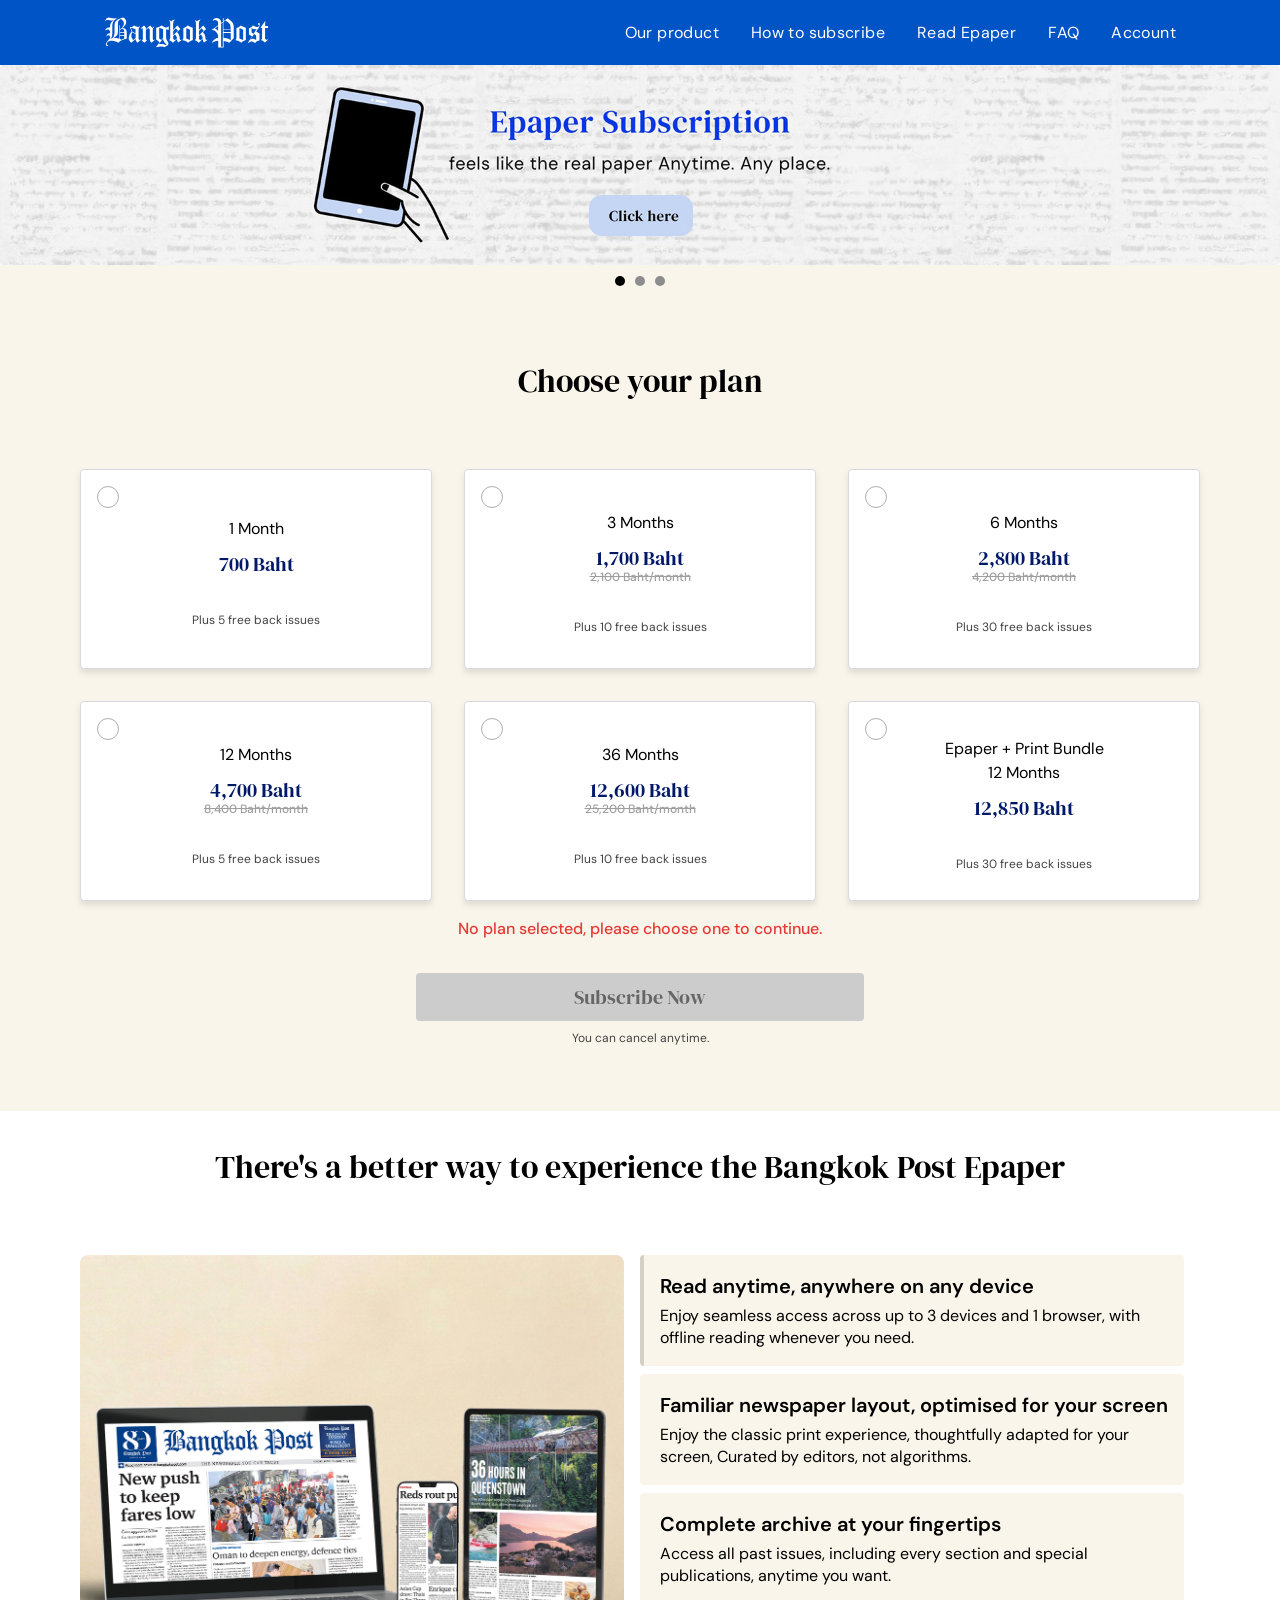
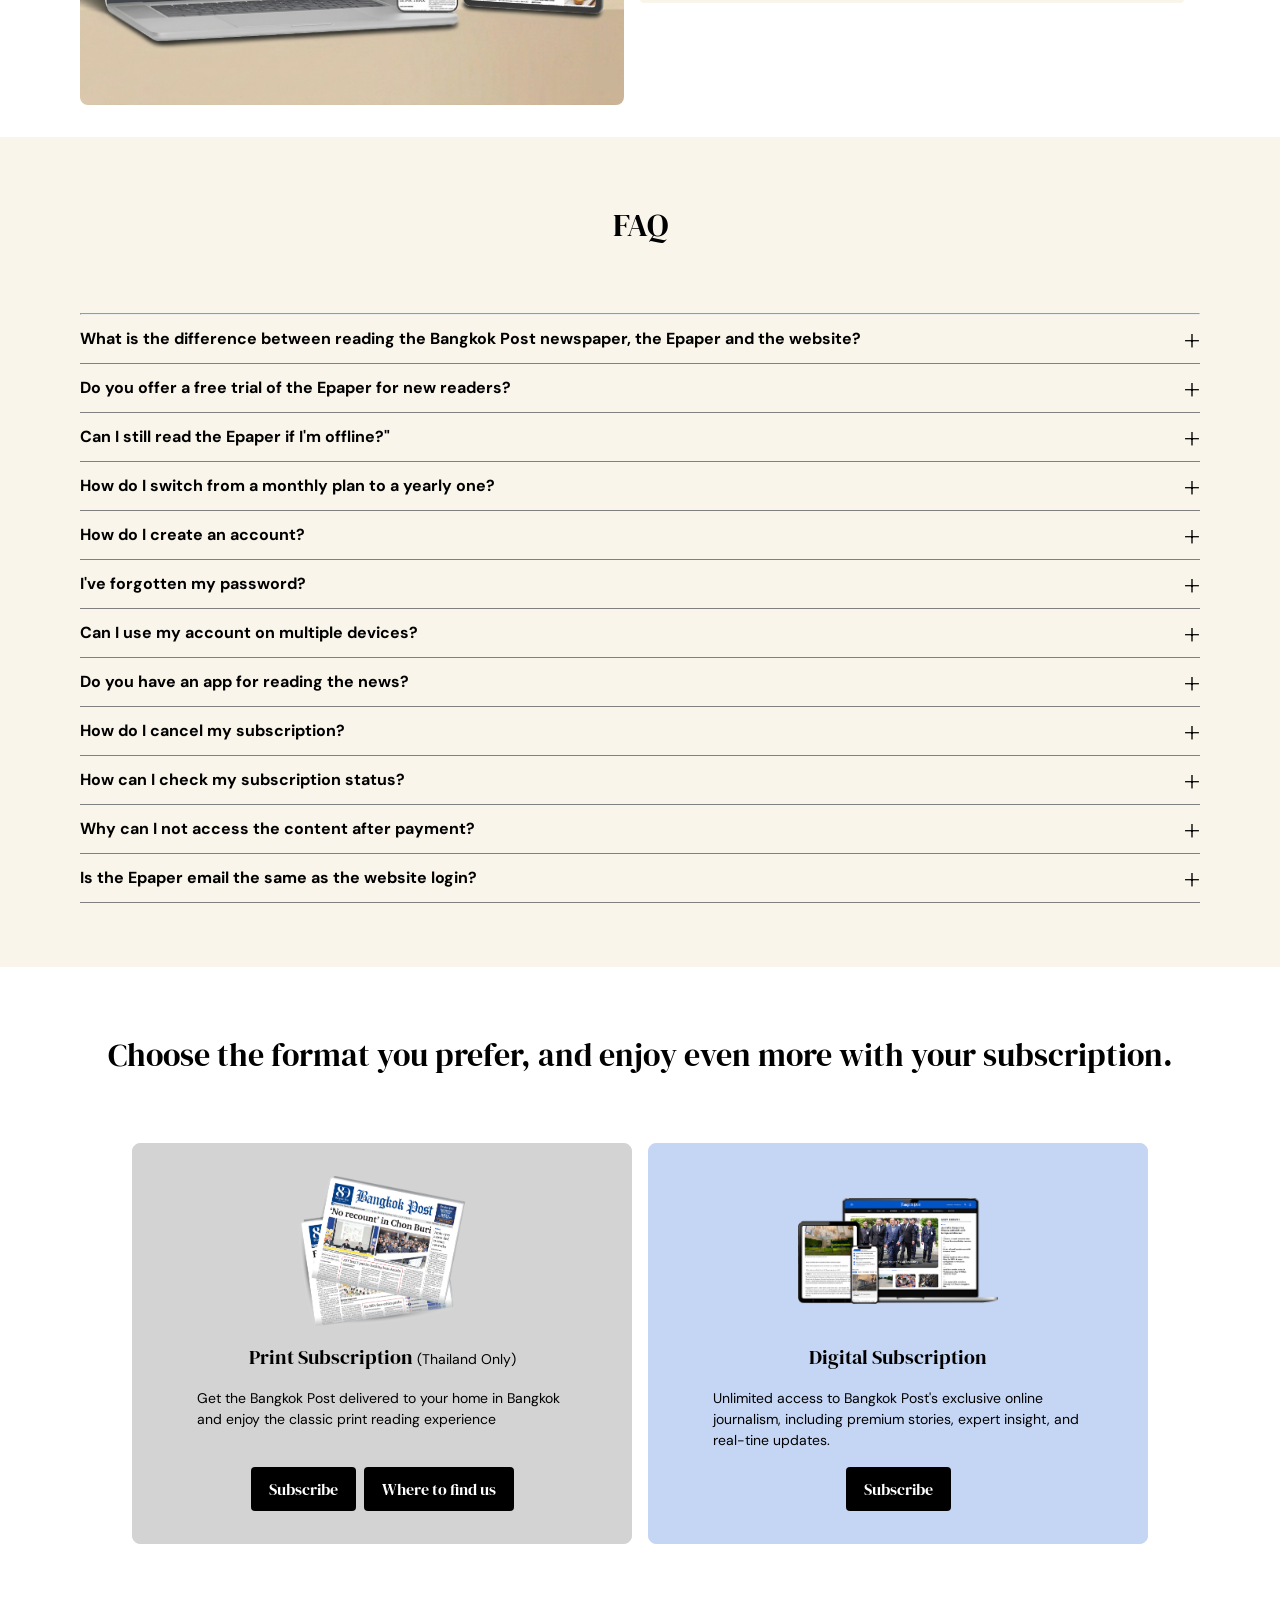
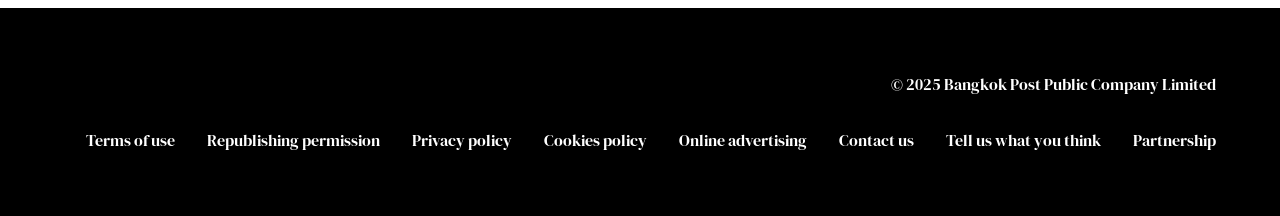
<file: index.html>
<!DOCTYPE html>
<html lang="en">
<head>
    <meta charset="UTF-8">
    <meta name="viewport" content="width=device-width, initial-scale=1.0">
    <title>Epaper Subscription - Bangkok Post</title>

    <link rel="preconnect" href="https://fonts.googleapis.com">
    <link rel="preconnect" href="https://fonts.gstatic.com" crossorigin>
    <link href="https://fonts.googleapis.com/css2?family=DM+Mono:ital,wght@0,300;0,400;0,500;1,300;1,400;1,500&family=DM+Sans:ital,opsz,wght@0,9..40,100..1000;1,9..40,100..1000&family=DM+Serif+Display:ital@0;1&family=DM+Serif+Text:ital@0;1&display=swap" rel="stylesheet">
    <link rel="stylesheet" href="style.css">
</head>
<body>
    <header>
        <div class="header container">
            <a href="index.html" class="header-logo"><img src="assets/img/ico/bp-logo.svg" alt="Bangkok Post Logo" class="logo"></a>
            <button class="nav-toggle" aria-expanded="false" aria-controls="main-navigation" aria-label="Toggle navigation">
                <span class="nav-toggle-bar"></span>
                <span class="nav-toggle-bar"></span>
                <span class="nav-toggle-bar"></span>
            </button>
            <nav class="nav" id="main-navigation">
                <ul class="nav-list">
                    <li class="nav-item"><a href="#" class="nav-link">Our product</a></li>
                    <li class="nav-item"><a href="#" class="nav-link">How to subscribe</a></li>
                    <li class="nav-item"><a href="#" class="nav-link">Read Epaper</a></li>
                    <li class="nav-item"><a href="#" class="nav-link">FAQ</a></li>
                    <li class="nav-item"><a href="#" class="nav-link">Account</a></li>
                </ul>
            </nav>
        </div>
    </header>
    <main>
        <section class="hero-section hero-slider">
            <div class="hero-cssgal">
                <div class="slider">
                    <div>
                        <img src="assets/img/img-promotion_desktop.jpg" alt="Feels like the real paper Anytime, Any place" class="hero-image desktop-only">
                        <img src="assets/img/img-promotion_mobi.jpg" alt="Feels like the real paper Anytime, Any place" class="hero-image mobile-only">
                    </div>
                    <div>
                        <img src="assets/img/img-promotion2_desktop.jpg" alt="1-year subscription 13 THB a day" class="hero-image desktop-only">
                        <img src="assets/img/img-promotion2_mobi.jpg" alt="1-year subscription 13 THB a day" class="hero-image mobile-only">
                    </div>
                    <div>
                        <img src="assets/img/img-promotion_desktop.jpg" alt="Feels like the real paper Anytime, Any place" class="hero-image desktop-only">
                        <img src="assets/img/img-promotion_mobi.jpg" alt="Feels like the real paper Anytime, Any place" class="hero-image mobile-only">
                    </div>
                </div>
                <div class="bullets">
                    <a href="#" class="active" data-index="0"></a>
                    <a href="#" data-index="1"></a>
                    <a href="#" data-index="2"></a>
                </div>
            </div>
        </section>
        <section class="pricing-section py-xl">
            <h2 class="section-title">Choose your plan</h2>
            <form action="checkout.html" id="pricing-form" class="container" method="GET">
                <div class="pricing-cards">
                    <label class="pricing-card">
                        <input type="radio" name="subscription_plan" value="1-month">
                        <span class="radio-button"></span>
                        <div class="card-content">
                            <h3 class="card-title">1 Month</h3>
                            <p class="card-price">700 Baht</p>
                            <ul class="card-features">   
                                <li>Plus 5 free back issues</li>
                            </ul>
                        </div>
                    </label>
                    <label class="pricing-card">
                        <input type="radio" name="subscription_plan" value="3-months">
                        <span class="radio-button"></span>
                        <div class="card-content">
                            <h3 class="card-title">3 Months</h3>
                            <p class="card-price">1,700 Baht</p>
                            <p class="card-price-sub">2,100 Baht/month</p>
                            <ul class="card-features">   
                                <li>Plus 10 free back issues</li>
                            </ul>
                        </div>
                    </label>
                    <label class="pricing-card">
                        <input type="radio" name="subscription_plan" value="6-months">
                        <span class="radio-button"></span>
                        <div class="card-content">
                            <h3 class="card-title">6 Months</h3>
                            <p class="card-price">2,800 Baht</p>
                            <p class="card-price-sub">4,200 Baht/month</p>
                            <ul class="card-features">   
                                <li>Plus 30 free back issues</li>
                            </ul>
                        </div>
                    </label>
                    <label class="pricing-card">
                        <input type="radio" name="subscription_plan" value="12-months">
                        <span class="radio-button"></span>
                        <div class="card-content">
                            <h3 class="card-title">12 Months</h3>
                            <p class="card-price">4,700 Baht</p>
                            <p class="card-price-sub">8,400 Baht/month</p>
                            <ul class="card-features">   
                                <li>Plus 5 free back issues</li>
                            </ul>
                        </div>
                    </label>
                    <label class="pricing-card">
                        <input type="radio" name="subscription_plan" value="36-months">
                        <span class="radio-button"></span>
                        <div class="card-content">
                            <h3 class="card-title">36 Months</h3>
                            <p class="card-price">12,600 Baht</p>
                            <p class="card-price-sub">25,200 Baht/month</p>
                            <ul class="card-features">   
                                <li>Plus 10 free back issues</li>
                            </ul>
                        </div>
                    </label>
                    <label class="pricing-card">
                        <input type="radio" name="subscription_plan" value="epaper-print-12-months">
                        <span class="radio-button"></span>
                        <div class="card-content">
                            <h3 class="card-title">Epaper + Print Bundle<br>12 Months</h3>
                            <p class="card-price">12,850 Baht</p>
                            <ul class="card-features">   
                                <li>Plus 30 free back issues</li>
                            </ul>
                        </div>
                    </label>
                </div>
                <div class="form-actions">
                    <p class="selection-warning">No plan selected, please choose one to continue.</p>
                    <button type="submit" class="button button--long">Subscribe Now</button>
                    <p class="note">You can cancel anytime.</p>
                </div>
            </form>
        </section>
        <section class="content-section content-slider container py-xl">
            <h2 class="section-title">There's a better way to experience the Bangkok Post Epaper</h2>
            <div class="content-cssgal">
                <div class="slider-viewport">
                    <div class="slider">
                        <div>
                            <img src="assets/img/epaper_01.jpg" alt="Feels like the real paper Anytime, Any place" class="hero-image">
                        </div>
                        <div>
                            <img src="assets/img/epaper_02.jpg" alt="1-year subscription 13 THB a day" class="hero-image">
                        </div>
                        <div>
                            <img src="assets/img/epaper_03.jpg" alt="Feels like the real paper Anytime, Any place" class="hero-image">
                        </div>
                    </div>
                    <div class="slider-controls">
                        <button type="button" class="ctrl-btn prev-btn" aria-label="Previous slide">&#10094;</button>
                        <button type="button" class="ctrl-btn next-btn" aria-label="Next slide">&#10095;</button>
                    </div>
                </div>
                <div class="bullets">
                    <a href="#" class="bullet-container active" data-index="0">
                        <h3 class="bullet-title">Read anytime, anywhere on any device</h3>
                        <p class="bullet-subtitle">Enjoy seamless access across up to 3 devices and 1 browser, with offline reading whenever you need.</p>
                    </a>
                    <a href="#" class="bullet-container" data-index="1">
                        <h3 class="bullet-title">Familiar newspaper layout, optimised for your screen</h3>
                        <p class="bullet-subtitle">Enjoy the classic print experience, thoughtfully adapted for your screen, Curated by editors, not algorithms.</p>
                    </a>
                    <a href="#" class="bullet-container" data-index="2">
                        <h3 class="bullet-title">Complete archive at your fingertips</h3>
                        <p class="bullet-subtitle">Access all past issues, including every section and special publications, anytime you want.</p>
                    </a>
                </div>
            </div>
        </section>
        <section class="faq-section py-xl">
            <div class="container">
                <h2 class="section-title">FAQ</h2>
                <hr>
                <div class="faq accordion">
                    <div class="faq-item">
                        <input type="checkbox" id="faq1" class="faq-toggle">
                        <label for="faq1" class="faq-question">
                            <span class="faq-question-text">What is the difference between reading the Bangkok Post newspaper, the Epaper and the website?</span>
                            <span class="faq-icon">+</span>
                        </label>
                        <div class="faq-answer">
                            <p>
                                <strong>Epaper</strong>
                                <br>The Epaper can be accessed anywhere in the world on up to three mobile devices and one web browser with a single login. The annual plan is more affordable than the printed edition and includes translation into over 20 languages. You can conveniently read on a web browser or in our application. The app allows online and offline reading by downloading the Epaper and saving it for offline reading, with content identical to the printed newspaper.
                            </p>
                            <br>
                            <p>    
                                <strong>Printed Newspaper</strong>
                                <br>Our newspaper has been published for 80 years, offering premium-quality content on paper. Besides daily updates, it is perfect as a collectible. You will also enjoy crosswords and comic strips that are not available on the website.
                            </p>
                            <br>
                            <p>
                                <strong>Website</strong>
                                <br>The website brings you the fastest updates, with breaking news from our editorial newsroom. You can subscribe to newsletters for exclusive updates delivered to your inbox. The site also offers a wide range of categories and features, including Learning tools, vocabulary cards, video podcasts and much more.
                            </p>
                            <br>
                            <p>
                                For more details, please contact our staff.
                                <br><strong>Email:</strong> <a href="mailto:enewspaper@bangkokpost.co.th" target="_blank">enewspaper@bangkokpost.co.th</a>
                                <br><strong>Tel:</strong> <a href="tel:0-2616-4615" target="_blank">0-2616-4615 (Mon-Fri 8:30 AM-5:30 PM, UTC+7)</a>
                            </p>
                        </div>
                    </div>
                    <div class="faq-item">
                        <input type="checkbox" id="faq2" class="faq-toggle">
                        <label for="faq2" class="faq-question">
                            <span class="faq-question-text">Do you offer a free trial of the Epaper for new readers?</span>
                            <span class="faq-icon">+</span>
                        </label>
                        <div class="faq-answer">
                            <p>
                                Yes. You can request a free 3-day trial by contacting us.
                                <br><strong>Email:</strong> <a href="mailto:enewspaper@bangkokpost.co.th" target="_blank">enewspaper@bangkokpost.co.th</a>
                                <br><strong>Tel:</strong> <a href="tel:0-2616-4615" target="_blank">0-2616-4615 (Mon-Fri 8:30 AM-5:30 PM, UTC+7)</a>
                            </p>
                        </div>
                    </div>
                    <div class="faq-item">
                        <input type="checkbox" id="faq3" class="faq-toggle">
                        <label for="faq3" class="faq-question">
                            <span class="faq-question-text">Can I still read the Epaper if I'm offline?"</span>
                            <span class="faq-icon">+</span>
                        </label>
                        <div class="faq-answer">
                            <p>
                                Yes. Our app allows you to read both online and offline.
                                <br>You can download the Epaper and save it for offline reading.
                            </p>
                        </div>
                    </div>
                    <div class="faq-item">
                        <input type="checkbox" id="faq4" class="faq-toggle">
                        <label for="faq4" class="faq-question">
                            <span class="faq-question-text">How do I switch from a monthly plan to a yearly one?</span>
                            <span class="faq-icon">+</span>
                        </label>
                        <div class="faq-answer">
                            <p>
                                You can switch via your account on our website or contact our staff for assistance.
                                <br><strong>Email:</strong> <a href="mailto:enewspaper@bangkokpost.co.th" target="_blank">enewspaper@bangkokpost.co.th</a>
                                <br><strong>Tel:</strong> <a href="tel:0-2616-4615" target="_blank">0-2616-4615 (Mon-Fri 8:30 AM-5:30 PM, UTC+7)</a>
                            </p>
                        </div>
                    </div>
                    <div class="faq-item">
                        <input type="checkbox" id="faq5" class="faq-toggle">
                        <label for="faq5" class="faq-question">
                            <span class="faq-question-text">How do I create an account?</span>
                            <span class="faq-icon">+</span>
                        </label>
                        <div class="faq-answer">
                            <p>
                                You can create an account at <a href="https://www.bangkokpost.com/Epaper" target="_blank">https://www.bangkokpost.com/Epaper</a> or contact our staff for assistance.
                                <br><strong>Email:</strong> <a href="mailto:enewspaper@bangkokpost.co.th" target="_blank">enewspaper@bangkokpost.co.th</a>
                                <br><strong>Tel:</strong> <a href="tel:0-2616-4615" target="_blank">0-2616-4615 (Mon-Fri 8:30 AM-5:30 PM, UTC+7)</a>
                            </p>
                        </div>
                    </div>
                    <div class="faq-item">
                        <input type="checkbox" id="faq6" class="faq-toggle">
                        <label for="faq6" class="faq-question">
                            <span class="faq-question-text">I've forgotten my password?</span>
                            <span class="faq-icon">+</span>
                        </label>
                        <div class="faq-answer">
                            <p>
                                If you've forgotten your password, <a href="https://www.bangkokpost.com/epaper/howto" target="_blank">click here</a> to reset on the site and use your registered email address. If you still need assistance, please contact Customer Service.
                                <br><strong>Email:</strong> <a href="mailto:enewspaper@bangkokpost.co.th" target="_blank">enewspaper@bangkokpost.co.th</a>
                                <br><strong>Tel:</strong> <a href="tel:0-2616-4615" target="_blank">0-2616-4615 (Mon-Fri 8:30 AM-5:30 PM, UTC+7)</a>
                            </p>
                        </div>
                    </div>
                    <div class="faq-item">
                        <input type="checkbox" id="faq7" class="faq-toggle">
                        <label for="faq7" class="faq-question">
                            <span class="faq-question-text">Can I use my account on multiple devices?</span>
                            <span class="faq-icon">+</span>
                        </label>
                        <div class="faq-answer">
                            <p>
                                Yes. You can use your account on up to three mobile devices and one web browser using a single login.
                            </p>
                        </div>
                    </div>
                    <div class="faq-item">
                        <input type="checkbox" id="faq8" class="faq-toggle">
                        <label for="faq8" class="faq-question">
                            <span class="faq-question-text">Do you have an app for reading the news?</span>
                            <span class="faq-icon">+</span>
                        </label>
                        <div class="faq-answer">
                            <p>
                                Yes. A free Epaper is available. You can also access it through your web browser.
                            </p>
                        </div>
                    </div>
                        <div class="faq-item">
                        <input type="checkbox" id="faq9" class="faq-toggle">
                        <label for="faq9" class="faq-question">
                            <span class="faq-question-text">How do I cancel my subscription?</span>
                            <span class="faq-icon">+</span>
                        </label>
                        <div class="faq-answer">
                            <p>
                                You can cancel at any time by contacting our staff.
                                <br><strong>Email:</strong> <a href="mailto:enewspaper@bangkokpost.co.th" target="_blank">enewspaper@bangkokpost.co.th</a>
                                <br><strong>Tel:</strong> <a href="tel:0-2616-4615" target="_blank">0-2616-4615 (Mon-Fri 8:30 AM-5:30 PM, UTC+7)</a>
                                <br><br><mark>*Please be advised that all payments are non-refundable.</mark>
                            </p>
                        </div>
                    </div>
                    <div class="faq-item">
                        <input type="checkbox" id="faq10" class="faq-toggle">
                        <label for="faq10" class="faq-question">
                            <span class="faq-question-text">How can I check my subscription status? </span>
                            <span class="faq-icon">+</span>
                        </label>
                        <div class="faq-answer">
                            <p>
                                You can view your current status and plan details in My profile under the My Subscription section.
                            </p>
                        </div>
                    </div>
                    <div class="faq-item">
                        <input type="checkbox" id="faq11" class="faq-toggle">
                        <label for="faq11" class="faq-question">
                            <span class="faq-question-text">Why can I not access the content after payment? </span>
                            <span class="faq-icon">+</span>
                        </label>
                        <div class="faq-answer">
                            <p>
                                Please ensure that you have completed all the required information in the steps following your payment and that you have received an activation email to verify your account. If you have already completed these steps and still cannot access the service, please check your status at My profile under the My Subscription section or contact our support team for further assistance.
                            </p>
                        </div>
                    </div>
                    <div class="faq-item">
                        <input type="checkbox" id="faq12" class="faq-toggle">
                        <label for="faq12" class="faq-question">
                            <span class="faq-question-text">Is the Epaper email the same as the website login? </span>
                            <span class="faq-icon">+</span>
                        </label>
                        <div class="faq-answer">
                            <p>
                                Not necessarily. The email used to subscribe to and access the Epaper may be different from the one used for website login.
                                <br><br>
                                The website login is designed to verify user access and activity, while Epaper access is linked to the email provided during the subscription process.
                                <br><br>
                                If you want to view your Epaper subscription details or plan history, you can go to My Profile on the website. Please make sure to sign in using the same email address you used when subscribing to the Epaper.
                            </p>
                        </div>
                    </div>
                </div>
            </div>
        </section>
        <section class="subscription-section py-xl">
            <div class="subscription-cards container">
                <h2 class="section-title">Choose the format you prefer, and enjoy even more with your subscription.</h2>
                <div class="card-container">
                    <div class="print-card card">
                        <img src="assets/img/newspaper.png" alt="Newspaper deliver to your home">
                        <h3>Print Subscription<small> (Thailand Only)</small></h3>
                        <p>Get the Bangkok Post delivered to your home in Bangkok and enjoy the classic print reading experience</p>
                        <div class="card-actions">
                            <a href="#" class="button">Subscribe</a>
                            <a href="#" class="button">Where to find us</a>
                        </div>
                    </div>
                    <div class="digital-card card">
                        <img src="assets/img/digital01.png" alt="Digital newspaper, real-time update">
                        <h3>Digital Subscription</h3>
                        <p>Unlimited access to Bangkok Post's exclusive online journalism, including premium stories, expert insight, and real-tine updates.</p>
                        <div class="card-actions">
                            <a href="#" class="button">Subscribe</a>
                        </div>
                    </div>
                </div>
            </div>
        </section>
    </main>
    <footer class="footer">
        <p class="footer-text">&copy; 2025 Bangkok Post Public Company Limited</p>
            <ul class="footer-links">
                <li><a href="#">Terms of use</a></li>
                <li><a href="#">Republishing permission</a></li>
                <li><a href="#">Privacy policy</a></li>
                <li><a href="#">Cookies policy</a></li>
                <li><a href="#">Online advertising</a></li>
                <li><a href="#">Contact us</a></li>
                <li><a href="#">Tell us what you think</a></li>
                <li><a href="#">Partnership</a></li>
            </ul>
    </footer>
    <script src="assets/js/script.js"></script>
</body>
</html>
</file>
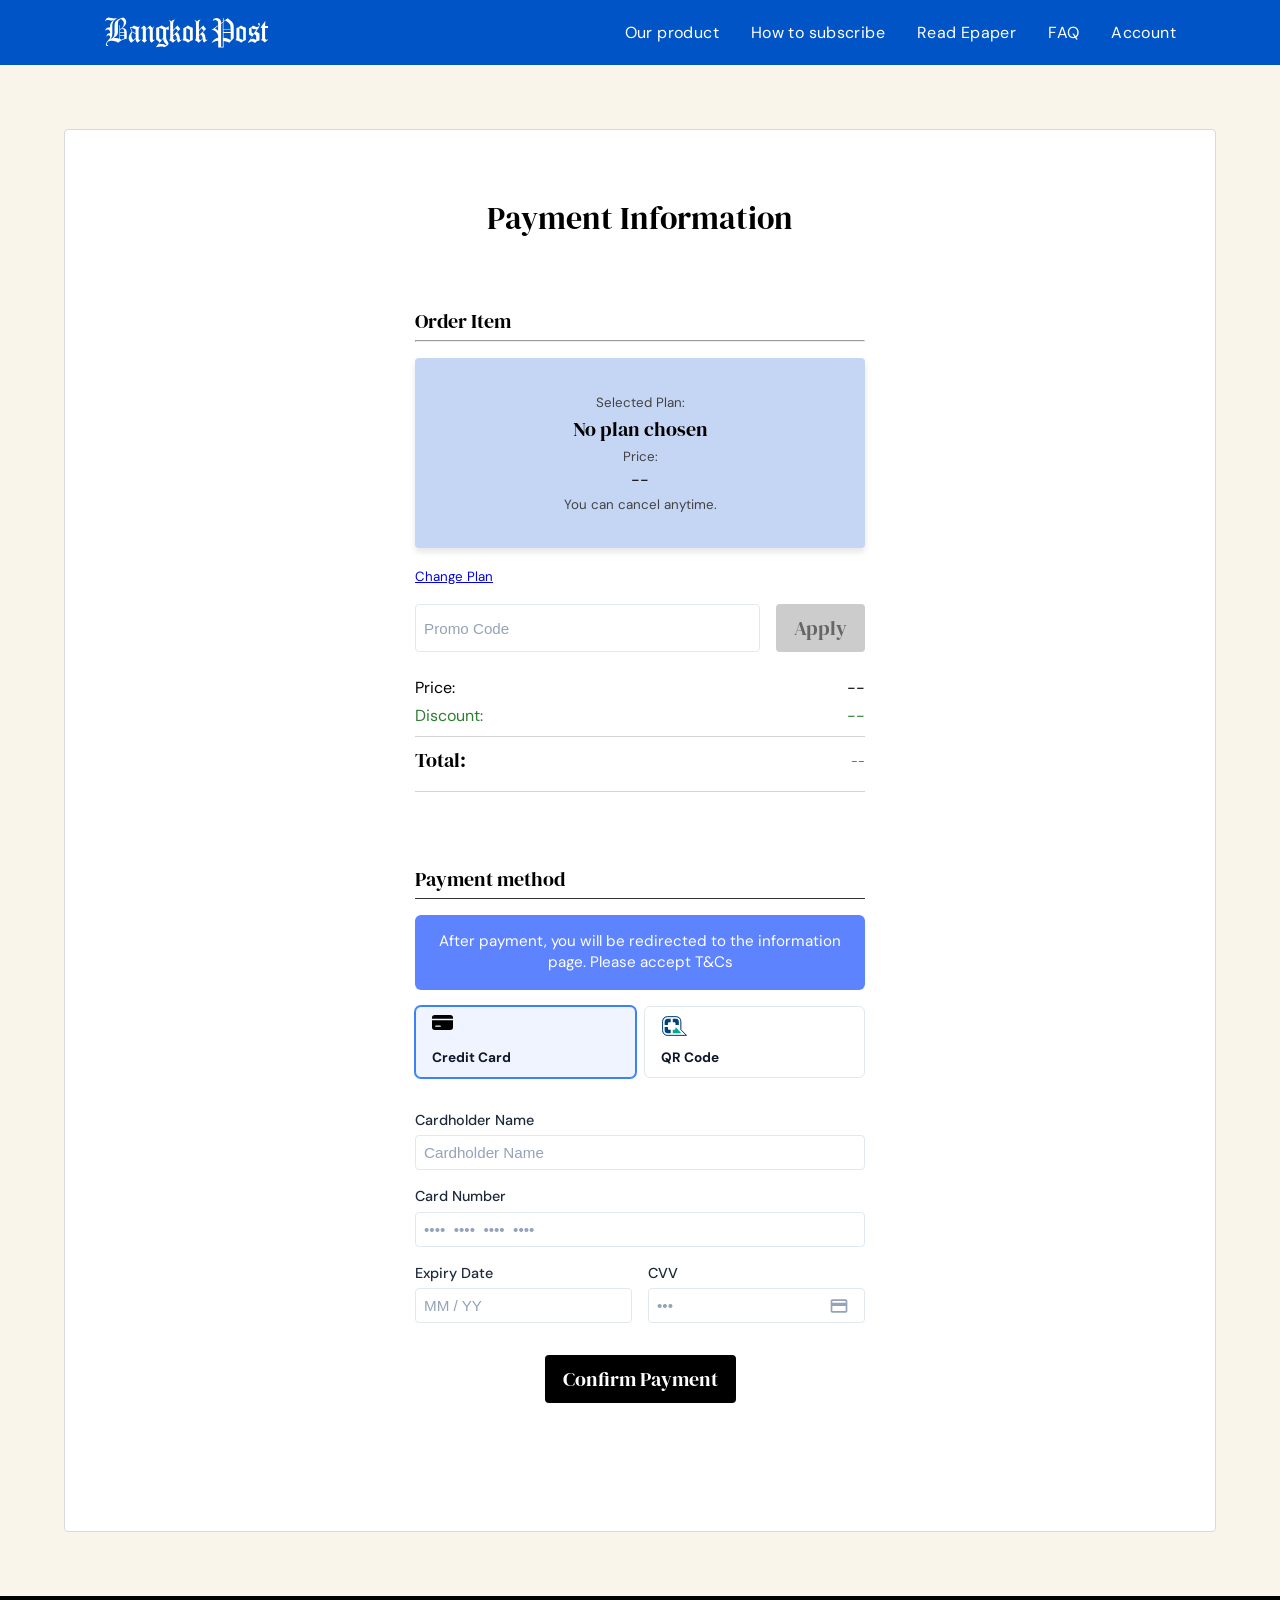
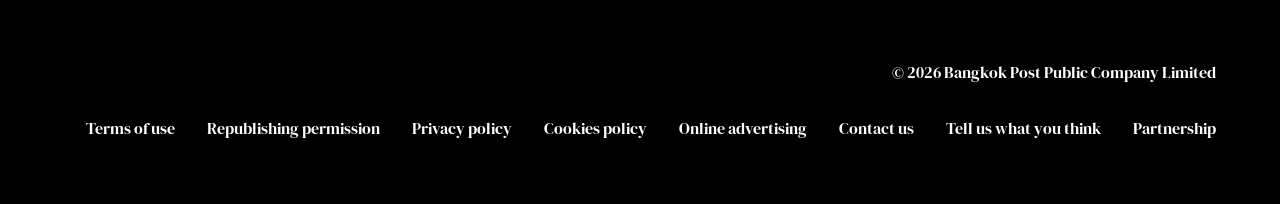
<file: checkout.html>
<!DOCTYPE html>
<html lang="en">
<head>
    <meta charset="UTF-8">
    <meta name="viewport" content="width=device-width, initial-scale=1.0">
    <title>Review Your Order - Bangkok Post</title>
    
    <link rel="preconnect" href="https://fonts.googleapis.com">
    <link rel="preconnect" href="https://fonts.gstatic.com" crossorigin>
    <link href="https://fonts.googleapis.com/css2?family=DM+Mono:ital,wght@0,300;0,400;0,500;1,300;1,400;1,500&family=DM+Sans:ital,opsz,wght@0,9..40,100..1000;1,9..40,100..1000&family=DM+Serif+Display:ital@0;1&family=DM+Serif+Text:ital@0;1&display=swap" rel="stylesheet">
    
    <link rel="stylesheet" href="style.css">
</head>
<body>
    <header>
        <div class="header container">
            <a href="index.html" class="header-logo"><img src="assets/img/ico/bp-logo.svg" alt="Bangkok Post Logo" class="logo"></a>
            <button class="nav-toggle" aria-expanded="false" aria-controls="main-navigation" aria-label="Toggle navigation">
                <span class="nav-toggle-bar"></span>
                <span class="nav-toggle-bar"></span>
                <span class="nav-toggle-bar"></span>
            </button>
            <nav class="nav" id="main-navigation">
                <ul class="nav-list">
                    <li class="nav-item"><a href="#" class="nav-link">Our product</a></li>
                    <li class="nav-item"><a href="#" class="nav-link">How to subscribe</a></li>
                    <li class="nav-item"><a href="#" class="nav-link">Read Epaper</a></li>
                    <li class="nav-item"><a href="#" class="nav-link">FAQ</a></li>
                    <li class="nav-item"><a href="#" class="nav-link">Account</a></li>
                </ul>
            </nav>
        </div>
    </header>
    <main class="main-content">
        <section class="summary-section container py-xl">
            <h2 class="section-title">Payment Information</h2>
            <div class="summary-card">
                <div class="card-order">
                    <h3 class="sub-title">Order Item</h3>
                    <hr>
                    <div class="card-plan">
                        <p><small>Selected Plan:</small><br><span id="display-plan">Loading plan...</span></p>
                        <p><small>Price:</small><br><span id="display-price">--</span></p>
                        <p><small>You can cancel anytime.</small></p>
                    </div>
                    <a href="index.html" class=""><small>Change Plan</small></a>
                    <div class="card-total">
                        <div class="card-redeem">
                            <input type="text" id="coupon-input" placeholder="Promo Code">
                            <button type="button" id="apply-coupon" class="button">Apply</button>
                        </div>
                        
                        <div id="coupon-message"></div>

                        <div class="total-breakdown">
                            <div class="total-row">
                                <p>Price:</p>
                                <span id="sum-price">--</span>
                            </div>
                            <div class="total-row discount-highlight">
                                <p>Discount:</p>
                                <span id="sum-discount">0 THB</span>
                            </div>
                            <hr class="total-divider">
                            <div class="total-row total-row-final">
                                <p>Total:</p>
                                <span id="sum-total">--</span>
                            </div>
                        </div>
                    </div>
                </div>
            </div>
            <section class="payment-section">
                <h3 class="sub-title">Payment method</h2>
                <hr class="payment-divider">

                <div class="alert-banner">
                    <p>After payment, you will be redirected to the information page. Please accept T&Cs</p>
                </div>

                <form id="payment-form" onsubmit="event.preventDefault();">
                    <div class="payment-tabs">
                        <label class="tab-option active">
                            <input type="radio" name="payment_method" value="credit_card" checked class="sr-only">
                            <img src="assets/img/ico/credit.svg">
                            <span class="tab-text">Credit Card</span>
                        </label>

                        <label class="tab-option">
                            <input type="radio" name="payment_method" value="qr_code" class="sr-only">
                            <img src="assets/img/ico/qr.svg">
                            <span class="tab-text">QR Code</span>
                        </label>
                    </div>

                    <div class="form-fields-group">
                        <div class="input-control">
                            <label for="cardholder-name">Cardholder Name</label>
                            <input type="text" id="cardholder-name" placeholder="Cardholder Name" required>
                        </div>

                        <div class="input-control">
                            <label for="card-number">Card Number</label>
                            <input type="text" id="card-number" placeholder="••••  ••••  ••••  ••••" maxlength="19" required>
                        </div>

                        <div class="input-row-split">
                            <div class="input-control">
                                <label for="expiry-date">Expiry Date</label>
                                <input type="text" id="expiry-date" placeholder="MM / YY" maxlength="5" required>
                            </div>

                            <div class="input-control">
                                <label for="cvv">CVV</label>
                                <div class="input-icon-container">
                                    <input type="password" id="cvv" placeholder="•••" maxlength="3" required>
                                    <svg class="inner-input-icon" viewBox="0 0 24 24" fill="currentColor" width="20" height="20">
                                        <path d="M20 4H4c-1.11 0-1.99.89-1.99 2L2 18c0 1.11.89 2 2 2h16c1.11 0 2-.89 2-2V6c0-1.11-.89-2-2-2zm0 14H4v-6h16v6zm0-10H4V6h16v8z"/>
                                    </svg>
                                </div>
                            </div>
                        </div>
                    </div>
                    <div class="payment-button">
                    <button type="submit" class="button">Confirm Payment</button>
                    </div>
                </form>
            </section>
        </section>
    </main>

    <footer class="footer">
        <p class="footer-text">&copy; 2026 Bangkok Post Public Company Limited</p>
        <ul class="footer-links">
            <li><a href="#">Terms of use</a></li>
            <li><a href="#">Republishing permission</a></li>
            <li><a href="#">Privacy policy</a></li>
            <li><a href="#">Cookies policy</a></li>
            <li><a href="#">Online advertising</a></li>
            <li><a href="#">Contact us</a></li>
            <li><a href="#">Tell us what you think</a></li>
            <li><a href="#">Partnership</a></li>
        </ul>
    </footer>

    <script>
        document.addEventListener('DOMContentLoaded', () => {
            const displayPlan = document.getElementById('display-plan');
            const displayPrice = document.getElementById('display-price');
            const sumPrice = document.getElementById('sum-price');
            const sumDiscount = document.getElementById('sum-discount');
            const sumTotal = document.getElementById('sum-total');
            
            const couponInput = document.getElementById('coupon-input');
            const applyCouponBtn = document.getElementById('apply-coupon');
            const couponMessage = document.getElementById('coupon-message');

            let parsedNumericPrice = 0;

            // 1. Target URL address parameter inputs
            const urlParameters = new URLSearchParams(window.location.search);
            const userSelection = urlParameters.get('subscription_plan');

            // Default system fallback framework loop 
            if (!userSelection) {
                displayPlan.textContent = "No plan chosen";
                updateBillingDisplay("--", "--", "--");
                disableCouponSystem();
                return;
            }

            // Data Map Matrix with absolute raw pricing numbers for mathematical updates
            const pricingDetails = {
                '1-month': { name: '1 Month Plan', numericAmount: 700 },
                '3-months': { name: '3 Months Plan', numericAmount: 1700 },
                '6-months': { name: '6 Months Plan', numericAmount: 2800 },
                '12-months': { name: '12 Months Plan', numericAmount: 4700 },
                '36-months': { name: '36 Months Plan', numericAmount: 12600 },
                'epaper-print-12-months': { name: '12 Months Epaper + Print Bundle', numericAmount: 12850 }
            };

            const selectedPlan = pricingDetails[userSelection.toLowerCase().trim()];

            if (selectedPlan) {
                parsedNumericPrice = selectedPlan.numericAmount;
                const completePriceString = formatCurrencyString(parsedNumericPrice);

                // Map initial base pricing parameters cleanly down to text outputs
                displayPlan.textContent = selectedPlan.name;
                displayPrice.textContent = completePriceString;
                
                updateBillingDisplay(completePriceString, "0 THB", completePriceString);
            } else {
                displayPlan.textContent = "Invalid Plan Selected";
                updateBillingDisplay("--", "--", "--");
                disableCouponSystem();
            }

            // 2. Coupon Applied Evaluation Logic Lookups
            applyCouponBtn.addEventListener('click', () => {
                if (parsedNumericPrice === 0) return;

                const enteredCodeValue = couponInput.value.trim().toUpperCase();
                couponMessage.className = ''; // Clear prior message classes cleanly

                // Sample Code: Use code BKKPOST20 to activate a 20% savings rule
                if (enteredCodeValue === 'BKKPOST20') {
                    const savingsPercent = 0.20; 
                    const calcSavingsAmount = parsedNumericPrice * savingsPercent;
                    const finalCalculatedTotal = parsedNumericPrice - calcSavingsAmount;

                    updateBillingDisplay(
                        formatCurrencyString(parsedNumericPrice),
                        `- ${formatCurrencyString(calcSavingsAmount)}`,
                        formatCurrencyString(finalCalculatedTotal)
                    );

                    couponMessage.textContent = 'Promo code "BKKPOST20" (20% Off) applied successfully!';
                    couponMessage.classList.add('success');
                } else if (enteredCodeValue === '') {
                    couponMessage.textContent = 'Please type a valid promo code first.';
                    couponMessage.classList.add('error');
                } else {
                    // Reset to base cost states on invalid validation matches
                    updateBillingDisplay(
                        formatCurrencyString(parsedNumericPrice),
                        "0 THB",
                        formatCurrencyString(parsedNumericPrice)
                    );
                    couponMessage.textContent = 'This promo code is invalid or expired.';
                    couponMessage.classList.add('error');
                }
            });

            // Helper Utility: Injects appropriate commas and appends standard localized currency suffix
            function formatCurrencyString(rawIntVal) {
                return rawIntVal.toLocaleString('en-US') + ' THB';
            }

            // Helper Utility: Updates calculation node text contents cleanly
            function updateBillingDisplay(subtotalStr, discountStr, totalStr) {
                sumPrice.textContent = subtotalStr;
                sumDiscount.textContent = discountStr;
                sumTotal.textContent = totalStr;
            }

            // Helper Utility: Hard locks elements if validation parameters fail
            function disableCouponSystem() {
                couponInput.disabled = true;
                applyCouponBtn.disabled = true;
            }
        });
    </script>
    <script src="assets/js/script.js"></script>
</body>
</html>
</file>
<file: style.css>
@import 'assets/css/tokens.css';
@import 'assets/css/base.css';
@import 'assets/css/utilities.css';

@import 'assets/css/components/_header.css';
@import 'assets/css/components/_footer.css';
@import 'assets/css/components/_section-title.css';
@import 'assets/css/components/_card.css';
@import 'assets/css/components/_button.css';
@import 'assets/css/components/_hero-section.css';
@import 'assets/css/components/_pricing-section.css';
@import 'assets/css/components/_content-section.css';
@import 'assets/css/components/_faq-section.css';
@import 'assets/css/components/_subscription-section.css';
@import 'assets/css/components/_checkout.css';
</file>
